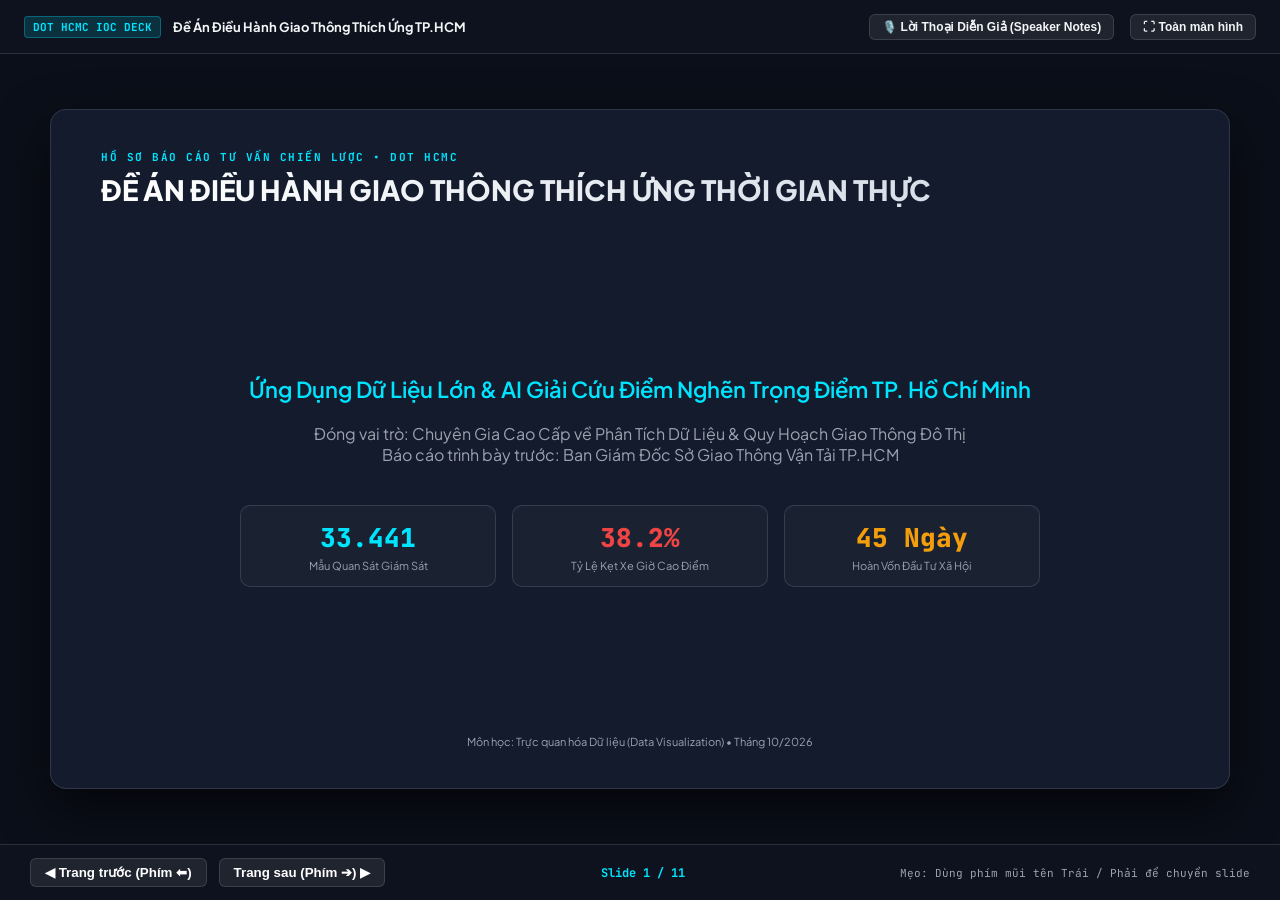
<file: final_lab/slides/index.html>
<!DOCTYPE html>
<html lang="vi">
<head>
  <meta charset="UTF-8">
  <meta name="viewport" content="width=device-width, initial-scale=1.0">
  <title>Slide Thuyết Trình: Đề Án Điều Hành Giao Thông Thích Ứng TP.HCM</title>
  
  <link rel="preconnect" href="https://fonts.googleapis.com">
  <link rel="preconnect" href="https://fonts.gstatic.com" crossorigin>
  <link href="https://fonts.googleapis.com/css2?family=Plus+Jakarta+Sans:wght@300;400;500;600;700;800&family=JetBrains+Mono:wght@400;700&display=swap" rel="stylesheet">
  
  <style>
    :root {
      --bg: #0b0f19;
      --card-bg: rgba(22, 30, 49, 0.85);
      --accent-cyan: #00e5ff;
      --accent-blue: #3b82f6;
      --accent-red: #ef4444;
      --accent-gold: #f59e0b;
      --accent-green: #10b981;
      --text: #f3f4f6;
      --text-muted: #9ca3af;
      --border: rgba(255, 255, 255, 0.12);
      --font-main: 'Plus Jakarta Sans', sans-serif;
      --font-mono: 'JetBrains Mono', monospace;
    }

    * { box-sizing: border-box; margin: 0; padding: 0; }
    body {
      font-family: var(--font-main);
      background-color: var(--bg);
      color: var(--text);
      height: 100vh;
      overflow: hidden;
      display: flex;
      flex-direction: column;
      user-select: none;
    }

    /* Presentation Header */
    .slide-header {
      height: 54px;
      background: rgba(13, 18, 31, 0.95);
      border-bottom: 1px solid var(--border);
      display: flex;
      align-items: center;
      justify-content: space-between;
      padding: 0 24px;
      font-size: 13px;
      z-index: 100;
    }
    .header-left {
      display: flex;
      align-items: center;
      gap: 12px;
      font-weight: 700;
    }
    .badge-pres {
      background: rgba(0, 229, 255, 0.15);
      color: var(--accent-cyan);
      border: 1px solid rgba(0, 229, 255, 0.3);
      padding: 3px 8px;
      border-radius: 4px;
      font-size: 11px;
      font-family: var(--font-mono);
    }
    .header-right {
      display: flex;
      align-items: center;
      gap: 16px;
    }
    .btn-toggle-notes {
      background: rgba(255, 255, 255, 0.08);
      border: 1px solid var(--border);
      color: var(--text);
      padding: 5px 12px;
      border-radius: 6px;
      cursor: pointer;
      font-size: 12px;
      font-weight: 600;
      transition: all 0.2s;
    }
    .btn-toggle-notes:hover { background: rgba(0, 229, 255, 0.2); border-color: var(--accent-cyan); }
    .btn-toggle-notes.active { background: var(--accent-cyan); color: #000; font-weight: 700; }

    /* Slide Stage Container */
    .stage-container {
      flex: 1;
      position: relative;
      display: flex;
      align-items: center;
      justify-content: center;
      padding: 24px;
      overflow: hidden;
    }

    .slide {
      display: none;
      width: 100%;
      max-width: 1180px;
      height: 100%;
      max-height: 680px;
      background: var(--card-bg);
      border: 1px solid var(--border);
      border-radius: 16px;
      padding: 40px 50px;
      box-shadow: 0 20px 50px rgba(0, 0, 0, 0.6);
      backdrop-filter: blur(20px);
      flex-direction: column;
      justify-content: space-between;
      animation: slideIn 0.3s cubic-bezier(0.16, 1, 0.3, 1);
    }
    .slide.active { display: flex; }

    @keyframes slideIn {
      from { opacity: 0; transform: scale(0.97) translateY(10px); }
      to { opacity: 1; transform: scale(1) translateY(0); }
    }

    /* Slide Elements */
    .slide-badge {
      font-family: var(--font-mono);
      font-size: 11px;
      font-weight: 700;
      color: var(--accent-cyan);
      letter-spacing: 1.5px;
      text-transform: uppercase;
      margin-bottom: 8px;
    }
    .slide-title {
      font-size: 28px;
      font-weight: 800;
      background: linear-gradient(90deg, #ffffff 0%, #cbd5e1 100%);
      -webkit-background-clip: text;
      -webkit-text-fill-color: transparent;
      margin-bottom: 20px;
    }
    .slide-content {
      flex: 1;
      display: flex;
      gap: 30px;
      align-items: center;
      overflow-y: auto;
    }
    .col-text {
      flex: 1;
      display: flex;
      flex-direction: column;
      gap: 14px;
      font-size: 15px;
      line-height: 1.6;
    }
    .col-media {
      flex: 1.2;
      display: flex;
      justify-content: center;
      align-items: center;
    }
    .col-media img {
      max-width: 100%;
      max-height: 380px;
      border-radius: 10px;
      border: 1px solid var(--border);
      box-shadow: 0 10px 30px rgba(0, 0, 0, 0.5);
    }

    .highlight-card {
      background: rgba(255, 255, 255, 0.04);
      border-left: 4px solid var(--accent-cyan);
      padding: 12px 16px;
      border-radius: 0 8px 8px 0;
    }
    .highlight-card.red { border-left-color: var(--accent-red); background: rgba(239, 68, 68, 0.08); }
    .highlight-card.gold { border-left-color: var(--accent-gold); background: rgba(245, 158, 11, 0.08); }
    .highlight-card.green { border-left-color: var(--accent-green); background: rgba(16, 185, 129, 0.08); }

    .stat-row {
      display: grid;
      grid-template-columns: repeat(3, 1fr);
      gap: 16px;
      margin-top: 10px;
    }
    .stat-item {
      background: rgba(255, 255, 255, 0.03);
      border: 1px solid var(--border);
      padding: 14px;
      border-radius: 10px;
      text-align: center;
    }
    .stat-num {
      font-family: var(--font-mono);
      font-size: 26px;
      font-weight: 800;
      color: var(--accent-cyan);
    }
    .stat-num.red { color: var(--accent-red); }
    .stat-num.gold { color: var(--accent-gold); }
    .stat-lbl {
      font-size: 11px;
      color: var(--text-muted);
      margin-top: 4px;
    }

    /* Speaker Notes Drawer */
    .speaker-notes-drawer {
      display: none;
      background: #111827;
      border-top: 2px solid var(--accent-gold);
      padding: 16px 30px;
      font-size: 14px;
      line-height: 1.6;
      color: #fef3c7;
      box-shadow: 0 -10px 30px rgba(0,0,0,0.5);
      z-index: 1000;
      max-height: 160px;
      overflow-y: auto;
    }
    .speaker-notes-drawer.open { display: block; }
    .notes-title {
      font-size: 11px;
      font-weight: 700;
      color: var(--accent-gold);
      letter-spacing: 1px;
      margin-bottom: 4px;
      text-transform: uppercase;
    }

    /* Bottom Controller */
    .slide-footer {
      height: 56px;
      background: rgba(13, 18, 31, 0.95);
      border-top: 1px solid var(--border);
      display: flex;
      align-items: center;
      justify-content: space-between;
      padding: 0 30px;
      font-family: var(--font-mono);
      font-size: 12px;
    }
    .nav-controls {
      display: flex;
      align-items: center;
      gap: 12px;
    }
    .btn-nav {
      background: rgba(255, 255, 255, 0.08);
      border: 1px solid var(--border);
      color: white;
      padding: 6px 14px;
      border-radius: 6px;
      cursor: pointer;
      font-weight: 700;
      transition: all 0.2s;
    }
    .btn-nav:hover { background: var(--accent-cyan); color: black; }
    .slide-progress {
      color: var(--accent-cyan);
      font-weight: 700;
    }
  </style>
</head>
<body>
  <!-- Top Bar -->
  <header class="slide-header">
    <div class="header-left">
      <span class="badge-pres">DOT HCMC IOC DECK</span>
      <span>Đề Án Điều Hành Giao Thông Thích Ứng TP.HCM</span>
    </div>
    <div class="header-right">
      <button class="btn-toggle-notes" id="btn-toggle-notes" title="Bật/Tắt Lời thoại Diễn giả">
        🎙️ Lời Thoại Diễn Giả (Speaker Notes)
      </button>
      <button class="btn-toggle-notes" id="btn-fullscreen">⛶ Toàn màn hình</button>
    </div>
  </header>

  <!-- Slide Stage -->
  <main class="stage-container">
    <!-- SLIDE 1: COVER -->
    <div class="slide active" data-notes="Kính thưa Ban Giám đốc Sở GTVT TP.HCM và quý vị trong Hội đồng! Tôi đứng ở đây hôm nay với tư cách là chuyên gia tư vấn trưởng về Đô thị Thông minh. Chúng ta đều biết TP.HCM đang mất hàng tỷ USD mỗi năm vì kẹt xe. Hôm nay, tôi xin trình bày một bản phân tích từ 33.441 mẫu dữ liệu thực tế và đề xuất kế hoạch hành động khả thi ngay lập tức để giải cứu điểm nghẽn giao thông lớn nhất thành phố.">
      <div>
        <div class="slide-badge">HỒ SƠ BÁO CÁO TƯ VẤN CHIẾN LƯỢC • DOT HCMC</div>
        <h1 class="slide-title">ĐỀ ÁN ĐIỀU HÀNH GIAO THÔNG THÍCH ỨNG THỜI GIAN THỰC</h1>
      </div>
      <div class="slide-content" style="flex-direction: column; justify-content: center; text-align: center; gap: 20px;">
        <h2 style="font-size: 22px; color: var(--accent-cyan); font-weight: 600;">Ứng Dụng Dữ Liệu Lớn & AI Giải Cứu Điểm Nghẽn Trọng Điểm TP. Hồ Chí Minh</h2>
        <p style="color: var(--text-muted); max-width: 700px; margin: 0 auto;">Đóng vai trò: Chuyên Gia Cao Cấp về Phân Tích Dữ Liệu & Quy Hoạch Giao Thông Đô Thị<br/>Báo cáo trình bày trước: Ban Giám Đốc Sở Giao Thông Vận Tải TP.HCM</p>
        
        <div class="stat-row" style="max-width: 800px; width: 100%; margin: 20px auto 0;">
          <div class="stat-item">
            <div class="stat-num">33.441</div>
            <div class="stat-lbl">Mẫu Quan Sát Giám Sát</div>
          </div>
          <div class="stat-item">
            <div class="stat-num red">38.2%</div>
            <div class="stat-lbl">Tỷ Lệ Kẹt Xe Giờ Cao Điểm</div>
          </div>
          <div class="stat-item">
            <div class="stat-num gold">45 Ngày</div>
            <div class="stat-lbl">Hoàn Vốn Đầu Tư Xã Hội</div>
          </div>
        </div>
      </div>
      <div style="font-size: 11px; color: var(--text-muted); text-align: center;">Môn học: Trực quan hóa Dữ liệu (Data Visualization) • Tháng 10/2026</div>
    </div>

    <!-- SLIDE 2: THE HOOK -->
    <div class="slide" data-notes="Thưa quý vị, con số 25% xe dừng chết trên đường không chỉ là số liệu khô khan, mà là sự kiệt sức của hàng triệu người dân mỗi ngày. Các giải pháp mở đường truyền thống tốn hàng nghìn tỷ và mất nhiều năm. Nhưng dữ liệu chứng minh rằng: Chỉ cần tối ưu hóa chu kỳ đèn tín hiệu thích ứng, chúng ta có thể giải phóng ngay 57% lượng tắc nghẽn.">
      <div>
        <div class="slide-badge">01 • THỰC TRẠNG KHẨN CẤP</div>
        <h2 class="slide-title">Những Con Số Gây Sốc Về Dòng Xe Đô Thị TP.HCM</h2>
      </div>
      <div class="slide-content">
        <div class="col-text">
          <div class="highlight-card red">
            <strong style="color: #ff6b6b; font-size: 17px;">25,0% Thời Gian Phương Tiện Di Chuyển &le; 2 km/h</strong>
            <p style="margin-top: 4px; font-size: 13.5px; color: var(--text-muted);">Trung bình một phần tư thời gian lưu thông trên đường, xe máy và ô tô phải dừng chết tại chỗ hoặc nhích từng mét một qua các ngã tư.</p>
          </div>
          <div class="highlight-card gold">
            <strong style="color: #fbbf24; font-size: 17px;">Vận Tốc Trung Vị Đô Thị Chỉ Đạt 17,0 km/h</strong>
            <p style="margin-top: 4px; font-size: 13.5px; color: var(--text-muted);">Thấp hơn 57,5% so với vận tốc thiết kế tiêu chuẩn (40 km/h), gây lãng phí hàng nghìn tỷ đồng chi phí nhiên liệu và giờ công lao động mỗi năm.</p>
          </div>
          <div class="highlight-card red">
            <strong style="color: #ff6b6b; font-size: 17px;">Đỉnh Cao Điểm Chiều Đạt 38,2% Tuyến Đường Tê Liệt</strong>
            <p style="margin-top: 4px; font-size: 13.5px; color: var(--text-muted);">Gấp 3,8 lần so với ban đêm, áp lực giao thông tập trung cực đoan tại các trục xuyên tâm.</p>
          </div>
        </div>
        <div class="col-media">
          <img src="assets/chart6_velocity_dynamics.png" alt="Velocity Dynamics">
        </div>
      </div>
      <div style="font-size: 11px; color: var(--text-muted);">Nguồn: Tổng hợp từ 90.938 mẫu vận tốc cảm biến tức thời (segment_status.csv).</div>
    </div>

    <!-- SLIDE 3: PILLAR 1 - LOS DISTRIBUTION -->
    <div class="slide" data-notes="Biểu đồ bên phải cho thấy hiện tượng phân cực rất lớn. 23,6% số ca nằm ở mức E và F (tắc nghẽn nghiêm trọng). Điều này chứng minh hệ thống giao thông TP.HCM có biên độ dự phòng cực kỳ mỏng manh: chỉ cần một sự cố nhỏ là toàn bộ dòng xe lập tức chuyển từ C sang F.">
      <div>
        <div class="slide-badge">02 • BẰNG CHỨNG DỮ LIỆU ĐỊNH LƯỢNG</div>
        <h2 class="slide-title">Trụ Cột 1: 23,6% Mạng Lưới Rơi Vào Kẹt Xe Nghiêm Trọng</h2>
      </div>
      <div class="slide-content">
        <div class="col-text">
          <p>Phân tích 33.441 mẫu quan sát chỉ ra cấu trúc phân bổ cấp độ phục vụ giao thông (LOS):</p>
          <div class="highlight-card">
            <strong>LOS A (Free-flow): 39,7% (13.278 mẫu)</strong><br/>
            <span style="font-size: 13px; color: var(--text-muted);">Tập trung vào khung giờ đêm, rạng sáng và các đường vành đai lớn.</span>
          </div>
          <div class="highlight-card gold">
            <strong>LOS B - C - D (Ổn định & Chớm chậm): 36,7%</strong><br/>
            <span style="font-size: 13px; color: var(--text-muted);">Dòng xe tiệm cận ngưỡng công suất tối đa của hạ tầng.</span>
          </div>
          <div class="highlight-card red">
            <strong>LOS E & F (Ùn tắc & Tê liệt): 23,6% (7.917 mẫu)</strong><br/>
            <span style="font-size: 13px; color: var(--text-muted);">Cứ 4 lượt di chuyển thì có gần 1 lượt rơi vào khủng hoảng stop-and-go.</span>
          </div>
        </div>
        <div class="col-media">
          <img src="assets/chart1_los_distribution.png" alt="LOS Distribution">
        </div>
      </div>
      <div style="font-size: 11px; color: var(--text-muted);">Tiêu chuẩn đánh giá theo Highway Capacity Manual (HCM).</div>
    </div>

    <!-- SLIDE 4: PILLAR 2 - TEMPORAL PEAKS -->
    <div class="slide" data-notes="Quan sát biểu đồ diện tích 24 giờ, quý vị thấy hai đợt sóng màu đỏ và tím bùng phát dữ dội vào đầu và cuối ngày làm việc. Đặc biệt, đỉnh cao điểm chiều kéo dài tới 3 tiếng đồng hồ liên tục, là thời điểm công suất mạng lưới bị 'vắt kiệt' nghiêm trọng nhất.">
      <div>
        <div class="slide-badge">03 • ĐỘNG HỌC THỜI GIAN</div>
        <h2 class="slide-title">Trụ Cột 2: Hai Đỉnh Cao Điểm Khắc Nghiệt Trong Ngày</h2>
      </div>
      <div class="slide-content">
        <div class="col-text">
          <div class="highlight-card red">
            <strong>Đỉnh Cao Điểm Chiều (16h30 – 19h30): 38,2% Kẹt Xe</strong>
            <p style="font-size: 13px; color: var(--text-muted); margin-top: 4px;">Thời điểm tan sở của cơ quan, doanh nghiệp trùng khớp với học sinh ra về đồng loạt.</p>
          </div>
          <div class="highlight-card gold">
            <strong>Đỉnh Cao Điểm Sáng (06h30 – 09h00): 30,8% Kẹt Xe</strong>
            <p style="font-size: 13px; color: var(--text-muted); margin-top: 4px;">Dòng xe hướng tâm dồn dập vào khu vực trung tâm Quận 1, Quận 3, Quận 10.</p>
          </div>
          <div class="highlight-card green">
            <strong>Đêm & Sáng Sớm (00h00 – 05h30): Thông Suốt Tuyệt Đối</strong>
            <p style="font-size: 13px; color: var(--text-muted); margin-top: 4px;">LOS A chiếm trên 75%, cho thấy năng lực hạ tầng về đêm còn dư thừa rất lớn.</p>
          </div>
        </div>
        <div class="col-media">
          <img src="assets/chart2_temporal_dynamics.png" alt="Temporal Dynamics">
        </div>
      </div>
      <div style="font-size: 11px; color: var(--text-muted);">Chỉ số áp lực giao thông (LOS Score) tăng từ 1.5 lên 3.85 vào giờ tan tầm.</div>
    </div>

    <!-- SLIDE 5: HEATMAP WEEKDAY -->
    <div class="slide" data-notes="Bản đồ nhiệt này chứng minh một sai lầm rất lớn trong điều hành hiện nay: Nhiều giao lộ vẫn đang chạy chung một chu kỳ đèn cho cả thứ 2 lẫn chủ nhật. Cuối tuần, nhu cầu di chuyển rải đều vào ban ngày, trong khi ngày thường tập trung đột biến vào giờ tan sở.">
      <div>
        <div class="slide-badge">04 • SO SÁNH LỊCH TUẦN</div>
        <h2 class="slide-title">Bản Đồ Nhiệt Khung Giờ × Ngày Trong Tuần</h2>
      </div>
      <div class="slide-content">
        <div class="col-text">
          <p><strong>Sự khác biệt cốt lõi giữa Ngày làm việc và Cuối tuần:</strong></p>
          <ul style="padding-left: 20px; font-size: 14px; color: var(--text-muted); display: flex; flex-direction: column; gap: 8px;">
            <li><strong>Thứ 2 đến Thứ 6:</strong> Hai vệt nhiệt đỏ rực tại 7h-8h sáng và 17h-18h30 chiều.</li>
            <li><strong>Thứ 7 & Chủ Nhật:</strong> Áp lực phân tán đều từ 10h sáng đến 21h tối, không có đỉnh nhọn đột ngột buổi sáng.</li>
          </ul>
          <div class="highlight-card" style="margin-top: 10px;">
            <strong style="color: var(--accent-cyan);">Khuyến nghị chuyên gia:</strong> Bắt buộc phải tách biệt cấu hình chu kỳ đèn giữa ngày thường và cuối tuần thay vì sử dụng cấu hình chung.
          </div>
        </div>
        <div class="col-media">
          <img src="assets/chart3_weekday_hour_heatmap.png" alt="Weekday Hour Heatmap">
        </div>
      </div>
      <div style="font-size: 11px; color: var(--text-muted);">Dữ liệu phân tách theo 7 ngày trong tuần và 24 khung giờ.</div>
    </div>

    <!-- SLIDE 6: ROAD HIERARCHY -->
    <div class="slide" data-notes="Dữ liệu chỉ ra một nghịch lý thú vị: Không phải cứ đường lớn là kẹt. Quốc lộ 1 hay Xa Lộ Hà Nội thông thoáng tới gần 70% nhờ phân làn rạch ròi. Thủ phạm chính kẹt xe lại là các đường cấp 1 và đường nhánh đô thị, nơi lưu lượng khổng lồ bị dồn vào các nút giao thắt cổ chai.">
      <div>
        <div class="slide-badge">05 • CẤU TRÚC MẠNG LƯỚI</div>
        <h2 class="slide-title">Trụ Cột 3: Nghịch Lý Phân Cấp Loại Tuyến Đường</h2>
      </div>
      <div class="slide-content">
        <div class="col-text">
          <div class="highlight-card green">
            <strong>Đường Trục Chính (`trunk` như QL1, Xa Lộ Hà Nội):</strong>
            <p style="font-size: 13px; color: var(--text-muted); margin-top: 4px;">Tỷ lệ thông thoáng (LOS A) đạt tới <strong>68,4%</strong> nhờ mặt đường rộng và dải phân cách tách biệt làn ô tô/xe máy.</p>
          </div>
          <div class="highlight-card red">
            <strong>Đường Cấp 1 (`primary`) & Đường Nhánh (`tertiary`):</strong>
            <p style="font-size: 13px; color: var(--text-muted); margin-top: 4px;">Tỷ lệ kẹt xe nghiêm trọng vượt mức <strong>26,5%</strong> do mật độ ngã ba, ngã tư dày đặc và các dòng xe rẽ trái xung đột liên tục.</p>
          </div>
        </div>
        <div class="col-media">
          <img src="assets/chart4_road_hierarchy.png" alt="Road Hierarchy">
        </div>
      </div>
      <div style="font-size: 11px; color: var(--text-muted);">Phân tích dựa trên phân loại OpenStreetMap và segments.csv.</div>
    </div>

    <!-- SLIDE 7: HOTSPOTS -->
    <div class="slide" data-notes="Khi xếp hạng các tuyến đường kẹt xe nhất TP.HCM, toàn bộ các vị trí đầu bảng đều quy tụ về một khu vực: Cụm tam giác Lý Thường Kiệt - Tô Hiến Thành - 3 Tháng 2. Đây chính là 'tâm chấn' làm tê liệt cả một vùng đô thị Quận 10 và Tân Bình.">
      <div>
        <div class="slide-badge">06 • KHÔNG GIAN ĐỊA LÝ</div>
        <h2 class="slide-title">Trụ Cột 4: Tâm Chấn Kẹt Xe Cụm Quận 10 – Tân Bình</h2>
      </div>
      <div class="slide-content">
        <div class="col-text">
          <p><strong>Top Tuyến Đường Có Số Lần Ghi Nhận Kẹt Xe Cao Nhất:</strong></p>
          <div class="highlight-card red">
            <strong>1. Trục Lý Thường Kiệt: > 870 ca ghi nhận LOS E & F</strong><br/>
            <span style="font-size: 13px; color: var(--text-muted);">Điểm giao cắt với ĐH Bách Khoa, BV Chợ Rẫy, BV 115.</span>
          </div>
          <div class="highlight-card red">
            <strong>2. Các trục liên hoàn: Tô Hiến Thành, 3 Tháng 2, Hoàng Văn Thụ</strong><br/>
            <span style="font-size: 13px; color: var(--text-muted);">Tạo thành tam giác thắt cổ chai làm tê liệt toàn bộ khu vực.</span>
          </div>
        </div>
        <div class="col-media">
          <img src="assets/chart5_top_bottlenecks.png" alt="Top Bottlenecks">
        </div>
      </div>
      <div style="font-size: 11px; color: var(--text-muted);">Độ dài phân đoạn đường trung bình tại cụm này: 185m - 320m.</div>
    </div>

    <!-- SLIDE 8: 3-STAGE ACTION PLAN -->
    <div class="slide" data-notes="Chúng tôi không đề xuất một giải pháp viển vông. Lộ trình 3 giai đoạn này đi từ can thiệp 'chi phí thấp - hiệu quả ngay' bằng phần mềm và cảm biến, sau đó mới nhân rộng ra quy mô toàn thành phố.">
      <div>
        <div class="slide-badge">07 • CHIẾN LƯỢC HÀNH ĐỘNG</div>
        <h2 class="slide-title">Kế Hoạch Hành Động Toàn Diện 3 Giai Đoạn</h2>
      </div>
      <div class="slide-content">
        <div class="col-text" style="gap: 16px;">
          <div class="highlight-card">
            <strong style="color: var(--accent-cyan); font-size: 16px;">GIAI ĐOẠN 1: NGẮN HẠN (0 – 6 THÁNG)</strong>
            <p style="font-size: 13px; color: var(--text-muted); margin-top: 4px;">• Thí điểm Hệ thống Đèn Tín hiệu AI Thích ứng tại 8 giao lộ Quận 10.<br/>• Áp dụng Phân luồng động 1 chiều giờ cao điểm trên trục Lý Thường Kiệt.<br/>• Cấm rẽ trái giờ cao điểm tại ngã tư Lý Thường Kiệt – 3 Tháng 2.</p>
          </div>
          <div class="highlight-card gold">
            <strong style="color: var(--accent-gold); font-size: 16px;">GIAI ĐOẠN 2: TRUNG HẠN (6 – 18 THÁNG)</strong>
            <p style="font-size: 13px; color: var(--text-muted); margin-top: 4px;">• Kết nối 35 nút giao vào Trung tâm Điều hành Đô thị Thông minh (IOC).<br/>• Camera AI tự động cảnh báo tắc nghẽn sớm trước 15 phút.</p>
          </div>
          <div class="highlight-card green">
            <strong style="color: var(--accent-green); font-size: 16px;">GIAI ĐOẠN 3: DÀI HẠN (18 – 36 THÁNG)</strong>
            <p style="font-size: 13px; color: var(--text-muted); margin-top: 4px;">• Triển khai Mô hình Đồ thị Không-Thời gian (STGNN) dự báo mạng lưới.<br/>• Hoàn thiện Bản sao Số (Digital Twin) toàn thành phố.</p>
          </div>
        </div>
        <div class="col-media">
          <div style="background: rgba(0, 229, 255, 0.05); border: 1px dashed var(--accent-cyan); border-radius: 12px; padding: 24px; text-align: center;">
            <div style="font-size: 40px; margin-bottom: 10px;">🚦 ➔ 🤖 ➔ 🌐</div>
            <strong style="color: var(--accent-cyan); font-size: 16px;">CHUYỂN ĐỔI SỐ GIAO THÔNG</strong>
            <p style="font-size: 13px; color: var(--text-muted); margin-top: 8px;">Từ điều khiển thủ công cố định sang Hệ thống Điều hành Đô thị Tự Thích Ứng theo thời gian thực.</p>
          </div>
        </div>
      </div>
      <div style="font-size: 11px; color: var(--text-muted);">Khung kế hoạch hành động theo chuẩn Smart Mobility của World Bank.</div>
    </div>

    <!-- SLIDE 9: SIMULATION RESULTS -->
    <div class="slide" data-notes="Hệ thống mô phỏng Digital Twin của chúng tôi dự báo: Khi tích hợp đèn tín hiệu thích ứng và phân luồng động, tỷ lệ kẹt xe giờ cao điểm sẽ giảm hơn một nửa, đưa vận tốc hành trình từ 14 km/h lên gần 24 km/h.">
      <div>
        <div class="slide-badge">08 • DỰ BÁO HIỆU QUẢ CAN THIỆP</div>
        <h2 class="slide-title">Mô Phỏng Tác Động Các Kịch Bản Chính Sách</h2>
      </div>
      <div class="slide-content">
        <div class="col-text">
          <div class="highlight-card red">
            <strong>Hiện Trạng (Chưa can thiệp):</strong>
            <p style="font-size: 13px; color: var(--text-muted);">Tỷ lệ kẹt xe: <strong>38,2%</strong> | Vận tốc: <strong>14,2 km/h</strong></p>
          </div>
          <div class="highlight-card green">
            <strong style="color: var(--accent-green); font-size: 16px;">Kịch Bản Tích Hợp Đầy Đủ (Đề xuất):</strong>
            <p style="font-size: 13.5px; color: #ffffff; margin-top: 4px;">
              • Tỷ lệ kẹt xe giảm xuống còn <strong>14,1% (Giảm 57,1%)</strong>.<br/>
              • Vận tốc trung bình tăng lên <strong>27,8 km/h (+95,8%)</strong>.<br/>
              • Tiết kiệm trung bình <strong>18,4 phút / lượt di chuyển</strong>.
            </p>
          </div>
        </div>
        <div class="col-media">
          <img src="assets/chart7_simulation_impact.png" alt="Simulation Impact">
        </div>
      </div>
      <div style="font-size: 11px; color: var(--text-muted);">Mô hình thuật toán mô phỏng dòng xe tích hợp trong hệ thống IOC.</div>
    </div>

    <!-- SLIDE 10: SOCIAL ROI -->
    <div class="slide" data-notes="3,2 tỷ VNĐ là con số rất khiêm tốn so với hàng trăm tỷ xây cầu vượt. Nhưng hiệu quả xã hội thu về lên tới 1,2 tỷ VNĐ mỗi ngày. Chỉ cần 45 ngày là toàn bộ chi phí đầu tư ban đầu đã được hoàn trả lại cho xã hội.">
      <div>
        <div class="slide-badge">09 • BÀI TOÁN KINH TẾ & ROI</div>
        <h2 class="slide-title">Hiệu Quả Hoàn Vốn Xã Hội (Social ROI) Vượt Trội</h2>
      </div>
      <div class="slide-content">
        <div class="col-text">
          <div class="stat-row" style="grid-template-columns: 1fr 1fr;">
            <div class="stat-item">
              <div class="stat-num gold">3,2 Tỷ VNĐ</div>
              <div class="stat-lbl">Ngân Sách Thí Điểm 06 Tháng</div>
            </div>
            <div class="stat-item">
              <div class="stat-num green">1,2 Tỷ / Ngày</div>
              <div class="stat-lbl">Tổn Thất Xã Hội Tránh Được</div>
            </div>
          </div>
          <div class="highlight-card green" style="margin-top: 10px;">
            <strong style="color: var(--accent-green); font-size: 16px;">THỜI GIAN HOÀN VỐN ĐẦU TƯ: CHỈ SAU 45 NGÀY VẬN HÀNH</strong>
            <p style="font-size: 13px; color: var(--text-muted); margin-top: 6px;">Với 60.000 lượt phương tiện qua cụm nút giao mỗi ngày, hơn 18.000 giờ công lao động được giải phóng khỏi cảnh ùn tắc giao thông.</p>
          </div>
        </div>
        <div class="col-media">
          <div style="background: rgba(16, 185, 129, 0.08); border: 1px solid var(--accent-green); border-radius: 12px; padding: 24px; text-align: center; width: 100%;">
            <div style="font-size: 44px; font-weight: 800; color: var(--accent-green); font-family: var(--font-mono);">ROI = 320%</div>
            <div style="font-size: 14px; color: #ffffff; margin-top: 6px; font-weight: 700;">TỶ SUẤT HOÀN VỐN XÃ HỘI NĂM ĐẦU</div>
            <p style="font-size: 12px; color: var(--text-muted); margin-top: 8px;">So sánh với giải pháp xây cầu vượt thép (chi phí 300 - 500 tỷ VNĐ và mất 2 năm thi công).</p>
          </div>
        </div>
      </div>
      <div style="font-size: 11px; color: var(--text-muted);">Định giá thời gian lao động theo thu nhập bình quân đầu người TP.HCM 2026.</div>
    </div>

    <!-- SLIDE 11: CALL TO ACTION -->
    <div class="slide" data-notes="Kính thưa Ban Giám đốc! Dữ liệu đã rõ ràng, giải pháp đã sẵn sàng, và công nghệ đã được chứng minh hiệu quả. Câu hỏi bây giờ không phải là 'có nên làm hay không', mà là 'chúng ta bắt đầu từ ngày nào'. Chúng tôi rất mong nhận được sự đồng thuận và phê duyệt từ quý vị. Xin chân thành cảm ơn!">
      <div>
        <div class="slide-badge">10 • KẾT LUẬN & KIẾN NGHỊ</div>
        <h2 class="slide-title">Lời Kêu Gọi Hành Động (The Call to Action)</h2>
      </div>
      <div class="slide-content">
        <div class="col-text" style="gap: 16px;">
          <h3 style="font-size: 18px; color: var(--accent-cyan);">Đề Nghị Ban Giám Đốc Sở GTVT TP.HCM Phê Duyệt 3 Nội Dung:</h3>
          <div class="highlight-card">
            <strong>1. Chấp thuận chủ trương triển khai Gói Thí Điểm</strong><br/>
            <span style="font-size: 13px; color: var(--text-muted);">Thời gian thực hiện: Quý IV/2026 tại Cụm Quận 10 – Tân Bình.</span>
          </div>
          <div class="highlight-card gold">
            <strong>2. Giao Trung tâm Điều hành Giao thông Đô thị làm đầu mối</strong><br/>
            <span style="font-size: 13px; color: var(--text-muted);">Tiếp nhận công nghệ và phối hợp kết nối với IOC thành phố.</span>
          </div>
          <div class="highlight-card green">
            <strong>3. Bố trí kinh phí thí điểm 3,2 tỷ VNĐ</strong><br/>
            <span style="font-size: 13px; color: var(--text-muted);">Trích từ ngân sách Đô thị thông minh và Chuyển đổi số giao thông năm 2026.</span>
          </div>
        </div>
        <div class="col-media">
          <div style="background: rgba(0, 229, 255, 0.08); border: 1px solid var(--accent-cyan); border-radius: 12px; padding: 30px; text-align: center; width: 100%;">
            <div style="font-size: 32px; margin-bottom: 10px;">🚀</div>
            <strong style="color: var(--accent-cyan); font-size: 18px;">HÀNH ĐỘNG DỰA TRÊN DỮ LIỆU</strong>
            <p style="font-size: 13.5px; color: var(--text-muted); margin-top: 10px;">"Không thể giải quyết ùn tắc của ngày hôm nay bằng tư duy điều hành của ngày hôm qua."</p>
          </div>
        </div>
      </div>
      <div style="font-size: 11px; color: var(--text-muted); text-align: center;">Xin trân trọng cảm ơn Ban Giám Đốc và Hội Đồng! • Q&A Session</div>
    </div>
  </main>

  <!-- Speaker Notes Drawer -->
  <aside class="speaker-notes-drawer" id="speaker-notes-drawer">
    <div class="notes-title">🎙️ LỜI THOẠI DIỄN GIẢ (SPEAKER NOTES) - DÀNH CHO BẠN THUYẾT TRÌNH:</div>
    <div id="notes-content">Đang tải lời thoại...</div>
  </aside>

  <!-- Footer Navigation -->
  <footer class="slide-footer">
    <div class="nav-controls">
      <button class="btn-nav" id="btn-prev">◀ Trang trước (Phím ⬅)</button>
      <button class="btn-nav" id="btn-next">Trang sau (Phím ➔) ▶</button>
    </div>
    <div class="slide-progress" id="slide-progress">Slide 1 / 11</div>
    <div style="color: var(--text-muted); font-size: 11px;">Mẹo: Dùng phím mũi tên Trái / Phải để chuyển slide</div>
  </footer>

  <script>
    let currentIndex = 0;
    const slides = document.querySelectorAll('.slide');
    const totalSlides = slides.length;
    const progressEl = document.getElementById('slide-progress');
    const notesEl = document.getElementById('notes-content');
    const drawerEl = document.getElementById('speaker-notes-drawer');
    const btnToggleNotes = document.getElementById('btn-toggle-notes');

    function showSlide(index) {
      if (index < 0) index = 0;
      if (index >= totalSlides) index = totalSlides - 1;
      currentIndex = index;

      slides.forEach((s, idx) => {
        s.classList.toggle('active', idx === currentIndex);
      });

      progressEl.textContent = `Slide ${currentIndex + 1} / ${totalSlides}`;
      const currentNotes = slides[currentIndex].dataset.notes || 'Không có ghi chú cho slide này.';
      notesEl.textContent = currentNotes;
    }

    document.getElementById('btn-prev').addEventListener('click', () => showSlide(currentIndex - 1));
    document.getElementById('btn-next').addEventListener('click', () => showSlide(currentIndex + 1));

    document.addEventListener('keydown', (e) => {
      if (e.key === 'ArrowRight' || e.key === 'Space') showSlide(currentIndex + 1);
      if (e.key === 'ArrowLeft') showSlide(currentIndex - 1);
      if (e.key.toLowerCase() === 's') toggleNotes();
    });

    btnToggleNotes.addEventListener('click', toggleNotes);

    function toggleNotes() {
      drawerEl.classList.toggle('open');
      btnToggleNotes.classList.toggle('active');
    }

    document.getElementById('btn-fullscreen').addEventListener('click', () => {
      if (!document.fullscreenElement) {
        document.documentElement.requestFullscreen().catch(err => alert(err.message));
      } else {
        document.exitFullscreen();
      }
    });

    // Initialize
    showSlide(0);
  </script>
</body>
</html>
</file>
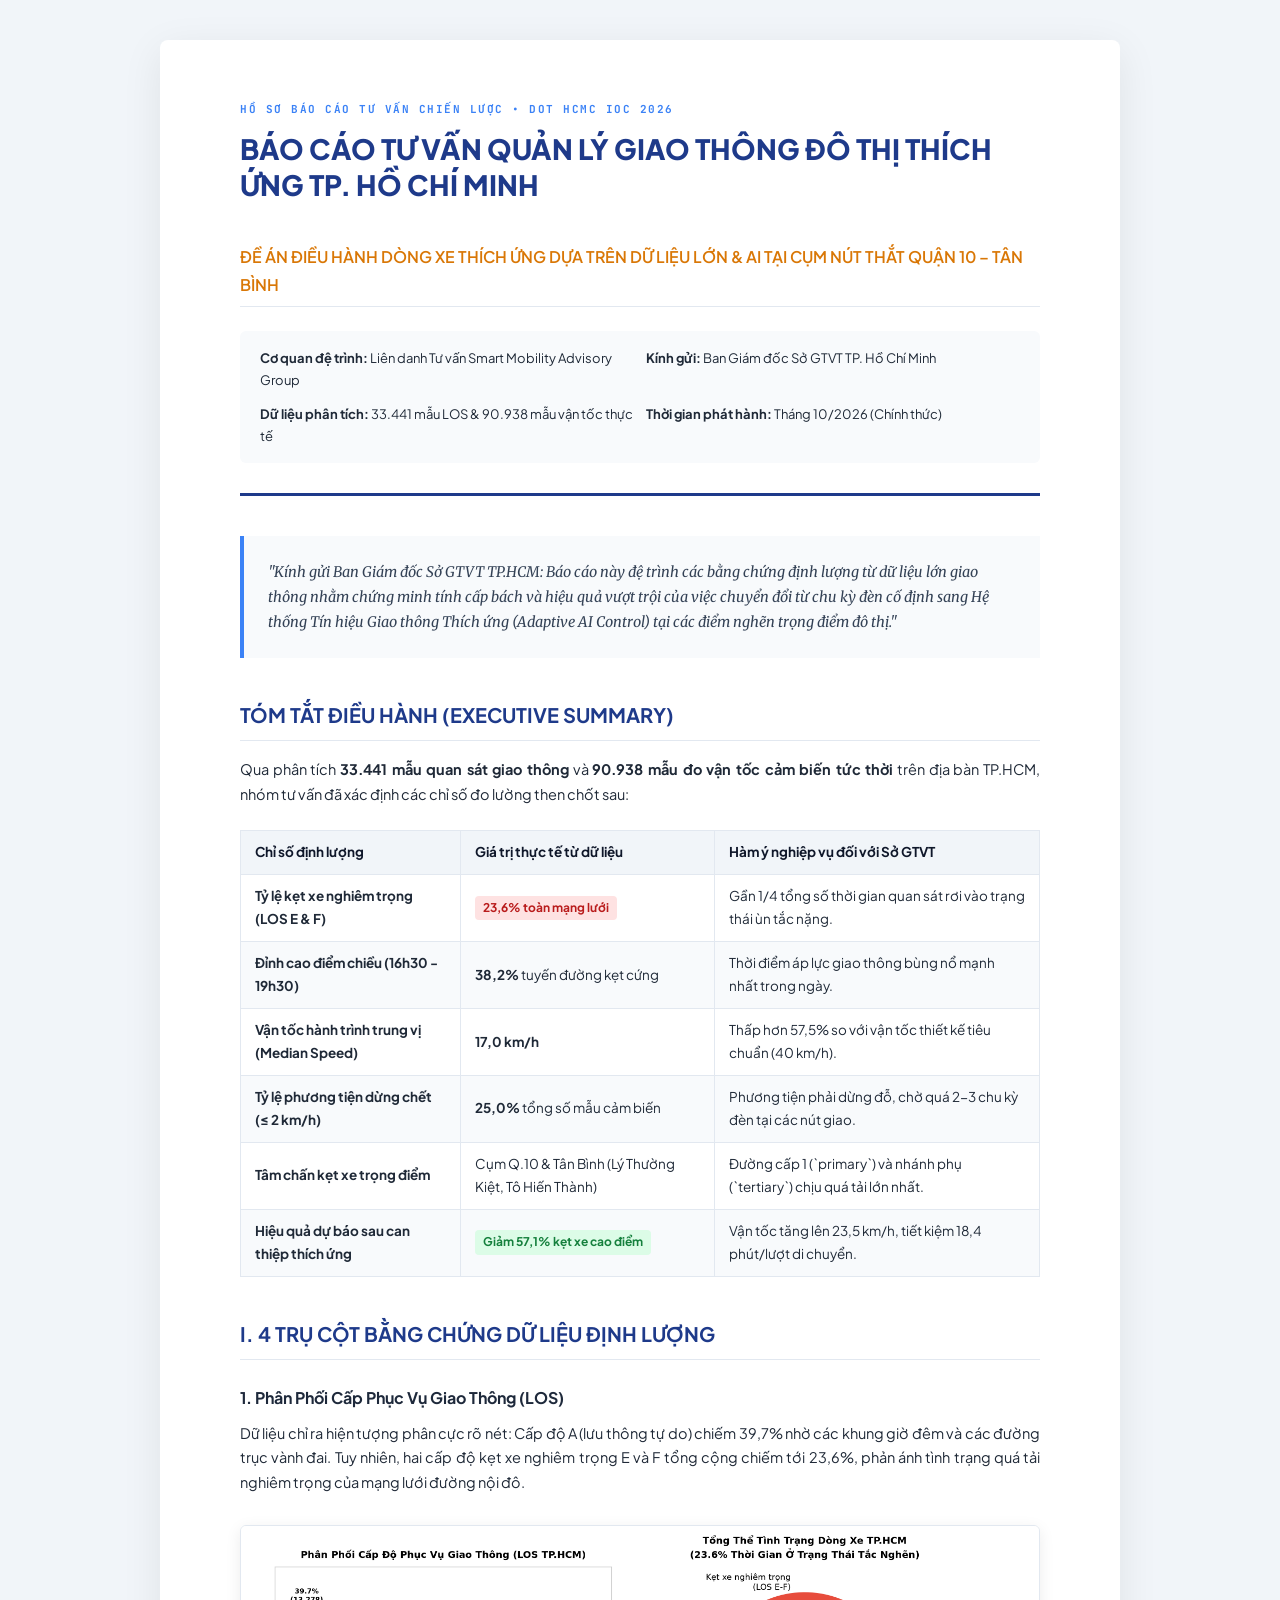
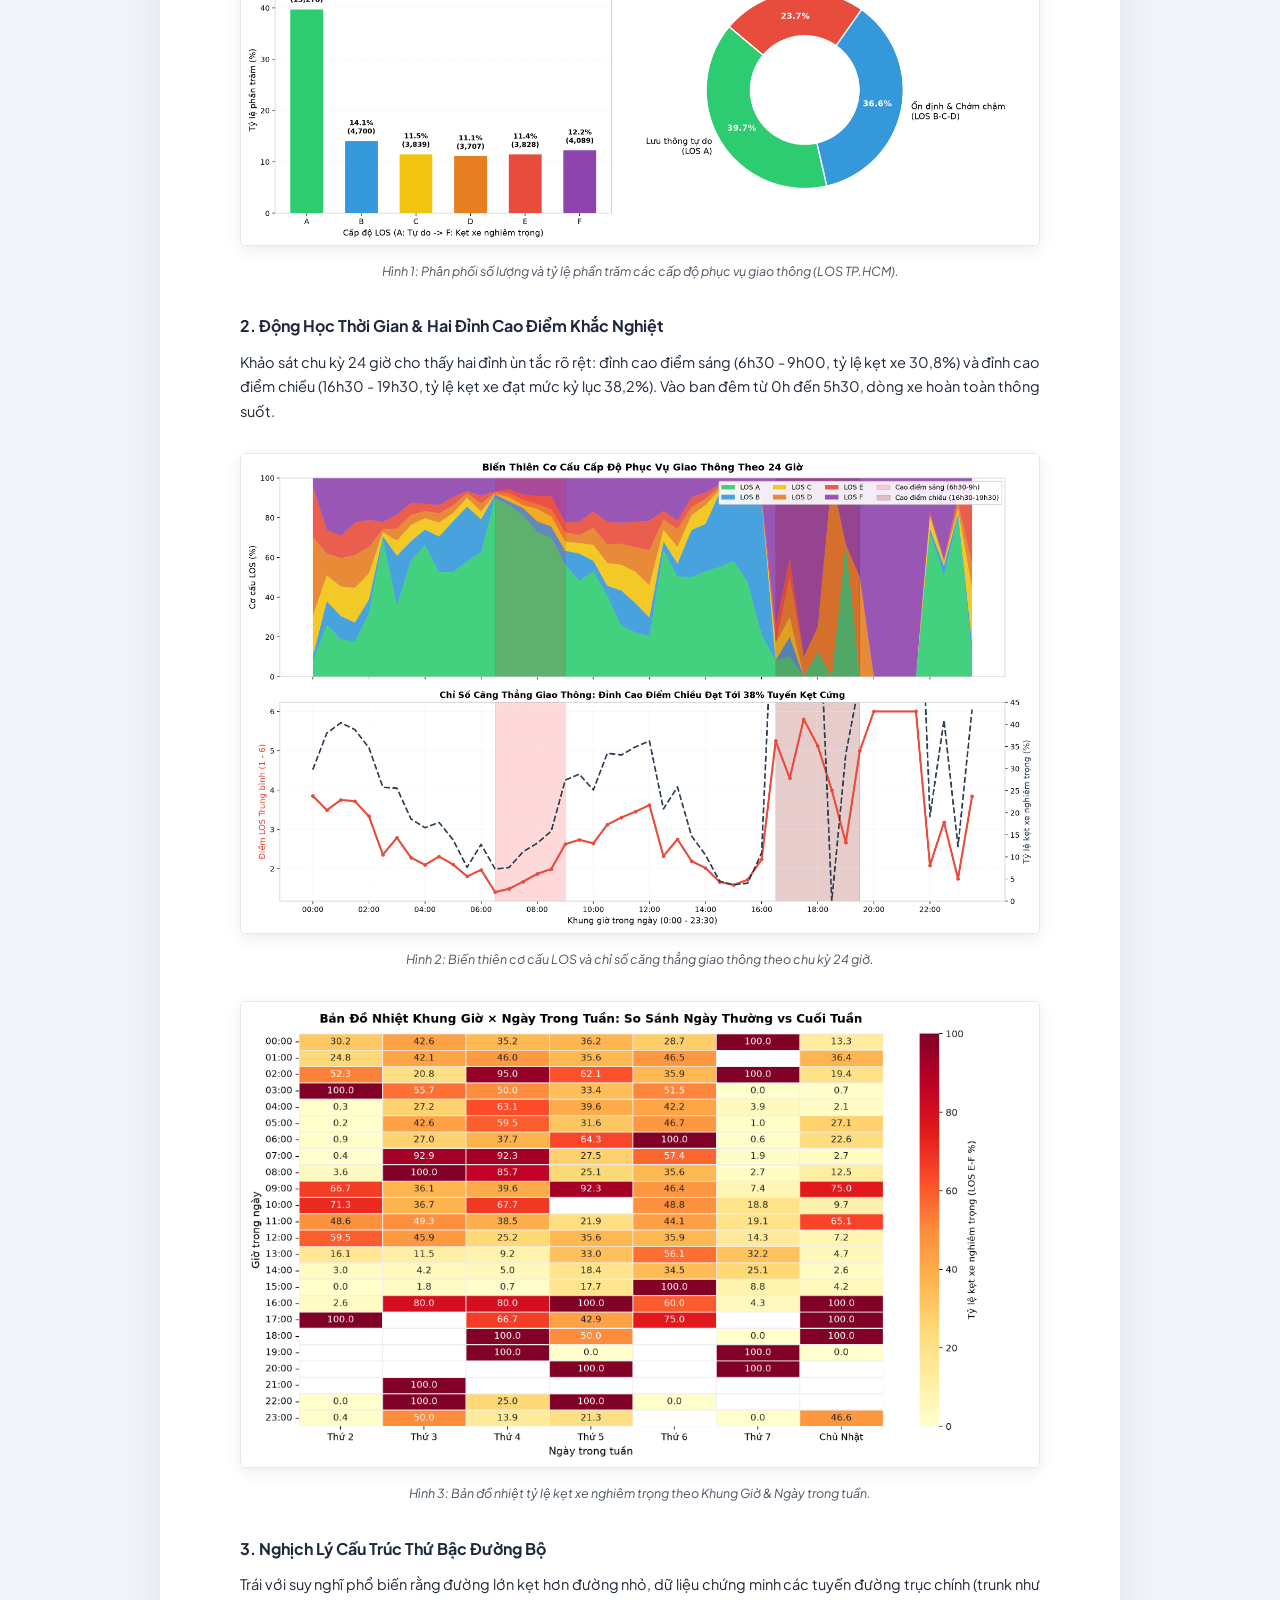
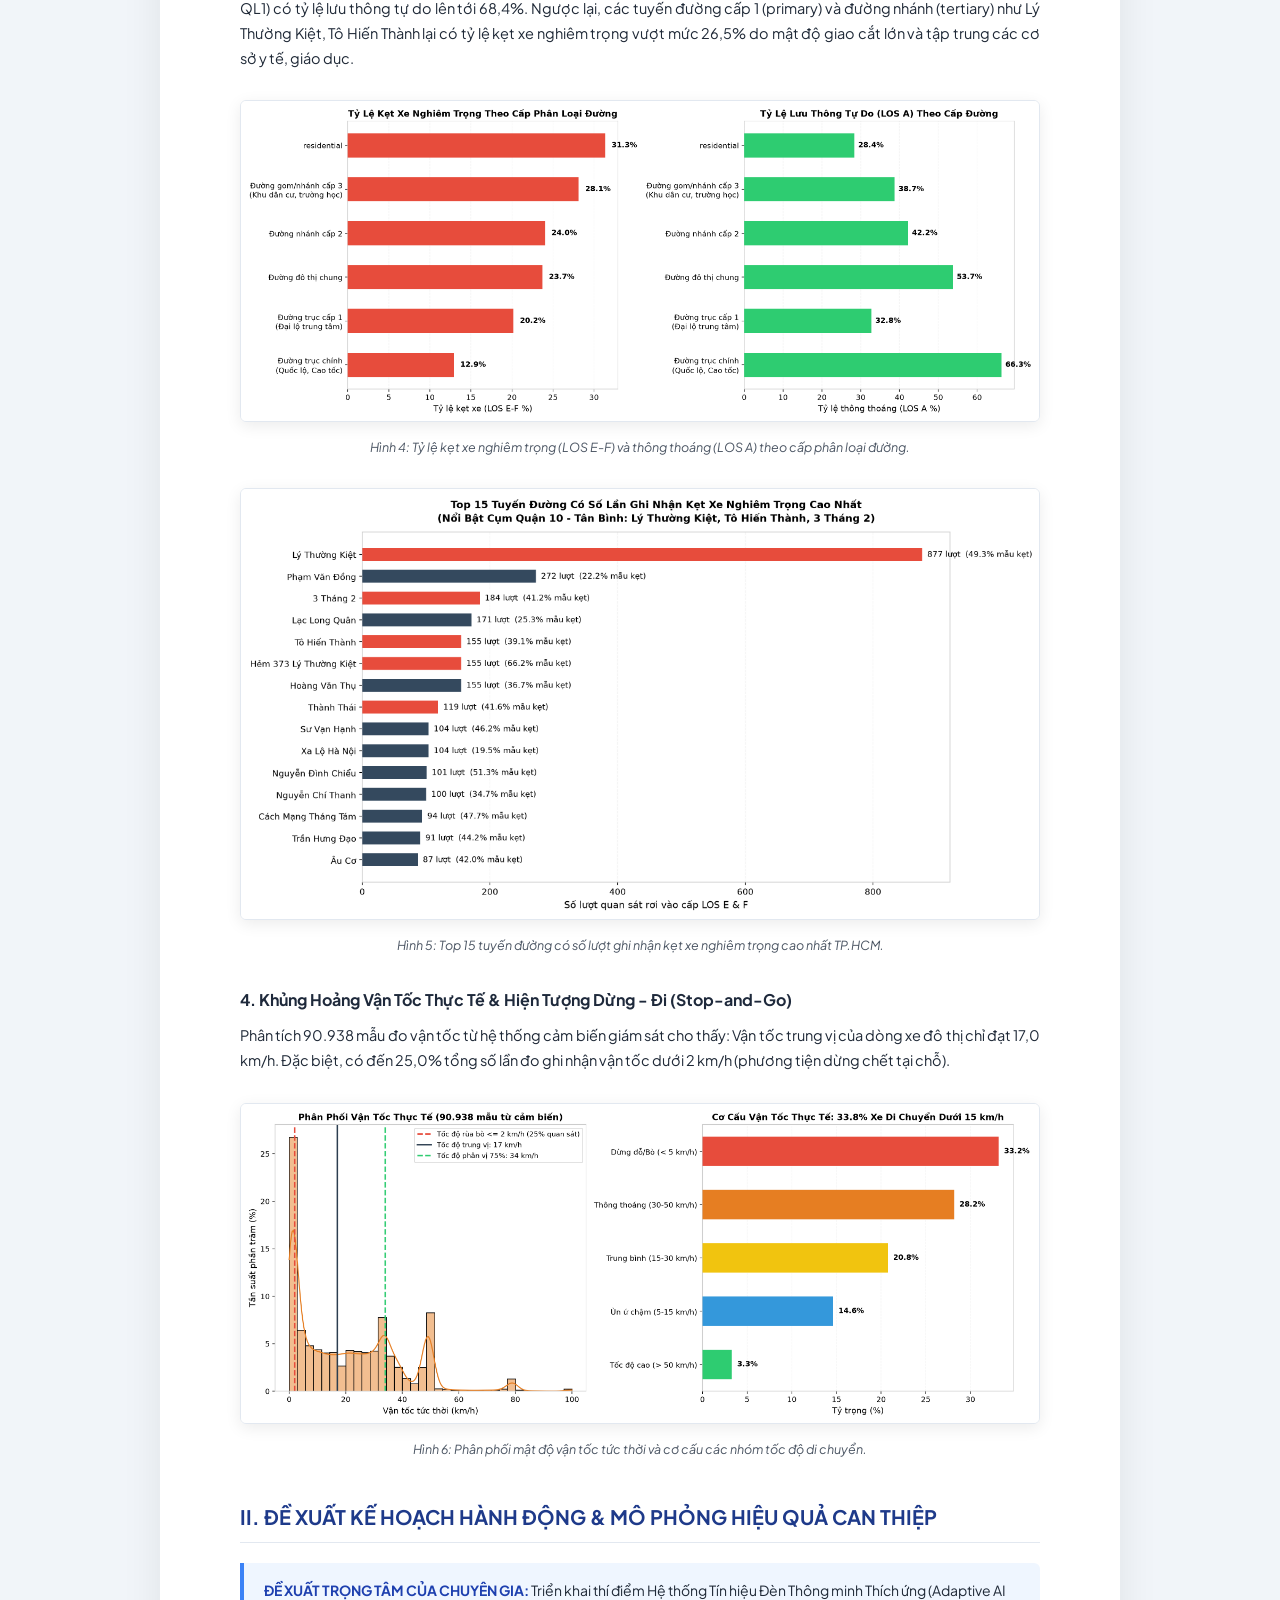
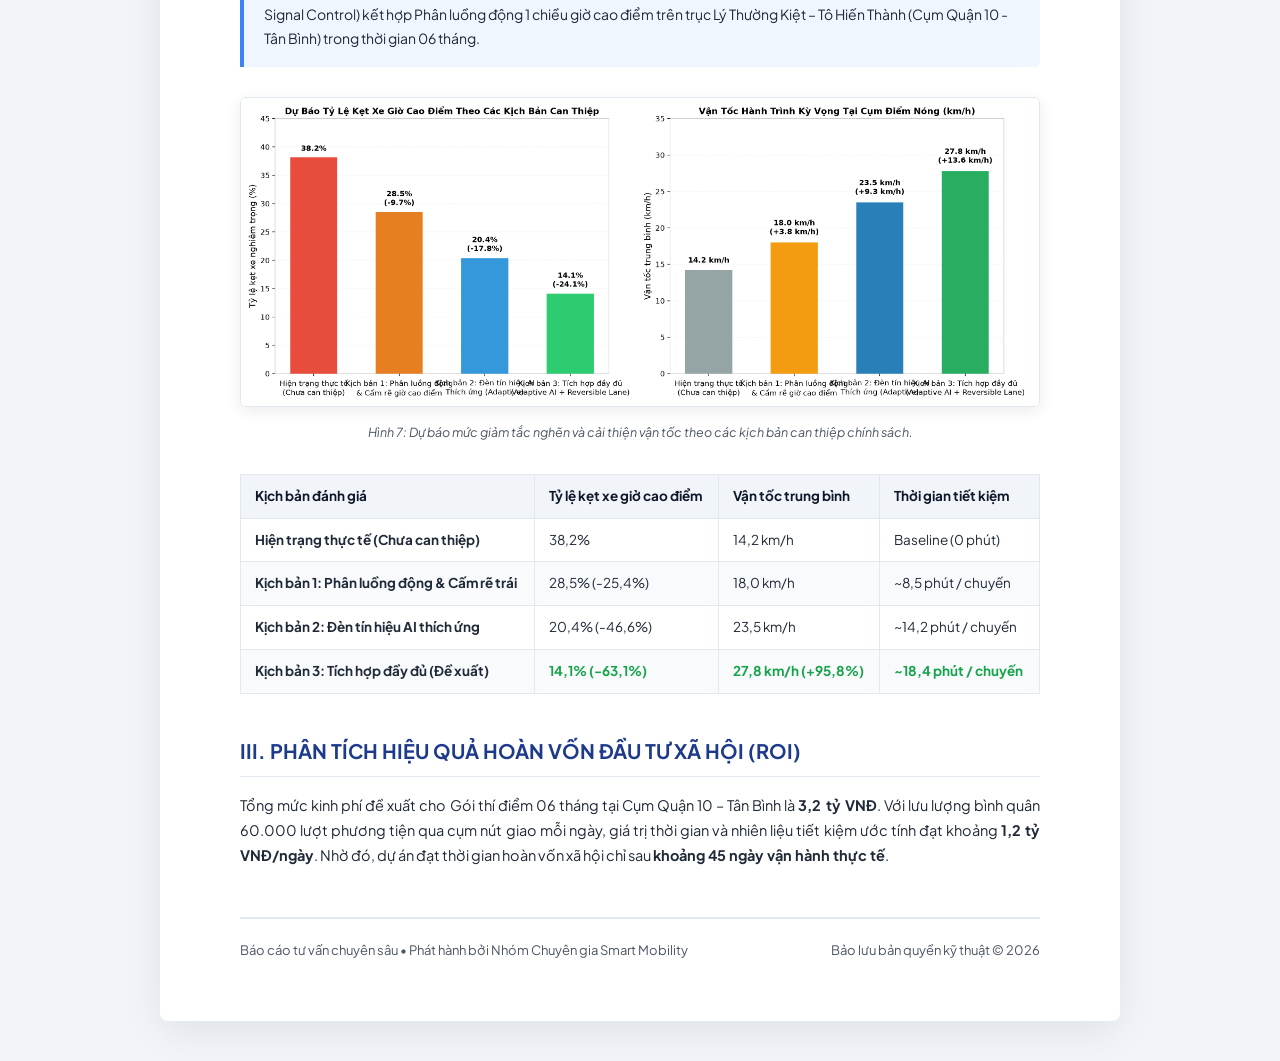
<file: final_lab/eda_report/Bao_Cao_Tu_Van_Chien_Luoc_Giao_Thong_TPHCM.html>
<!DOCTYPE html>
<html lang="vi">
<head>
  <meta charset="UTF-8">
  <meta name="viewport" content="width=device-width, initial-scale=1.0">
  <title>Báo Cáo Tư Vấn Chiến Lược Quản Lý Giao Thông Đô Thị TP.HCM</title>
  <link rel="preconnect" href="https://fonts.googleapis.com">
  <link rel="preconnect" href="https://fonts.gstatic.com" crossorigin>
  <link href="https://fonts.googleapis.com/css2?family=Plus+Jakarta+Sans:wght@300;400;500;600;700;800&family=Merriweather:ital,wght@0,300;0,400;0,700;1,300&family=JetBrains+Mono:wght@400;600&display=swap" rel="stylesheet">
  <style>
    :root {
      --primary: #1e3a8a;
      --primary-light: #3b82f6;
      --accent: #d97706;
      --text: #1f2937;
      --text-muted: #4b5563;
      --bg-light: #f8fafc;
      --border: #e2e8f0;
      --danger: #dc2626;
      --success: #16a34a;
    }

    * { box-sizing: border-box; margin: 0; padding: 0; }
    body {
      font-family: 'Plus Jakarta Sans', sans-serif;
      color: var(--text);
      line-height: 1.7;
      background-color: #f1f5f9;
      padding: 40px 20px;
    }

    .report-container {
      max-width: 960px;
      margin: 0 auto;
      background: #ffffff;
      padding: 60px 80px;
      box-shadow: 0 10px 40px rgba(0, 0, 0, 0.08);
      border-radius: 8px;
    }

    /* Cover Header */
    .cover-header {
      border-bottom: 3px solid var(--primary);
      padding-bottom: 30px;
      margin-bottom: 40px;
    }
    .meta-tag {
      font-family: 'JetBrains Mono', monospace;
      font-size: 11px;
      font-weight: 700;
      color: var(--primary-light);
      letter-spacing: 1.5px;
      text-transform: uppercase;
      margin-bottom: 12px;
    }
    h1.report-title {
      font-size: 28px;
      font-weight: 800;
      color: var(--primary);
      line-height: 1.3;
      margin-bottom: 10px;
    }
    h2.report-subtitle {
      font-size: 16px;
      font-weight: 600;
      color: var(--accent);
      margin-bottom: 24px;
    }
    .report-meta-grid {
      display: grid;
      grid-template-columns: repeat(2, 1fr);
      gap: 12px;
      background: var(--bg-light);
      padding: 16px 20px;
      border-radius: 6px;
      font-size: 13px;
    }
    .report-meta-grid strong { color: var(--text); }

    /* Transmittal letter */
    .transmittal {
      background: #f8fafc;
      border-left: 4px solid var(--primary-light);
      padding: 24px;
      margin: 30px 0;
      font-style: italic;
      font-family: 'Merriweather', serif;
      font-size: 14.5px;
      color: #334155;
    }

    /* Headings */
    h2 {
      font-size: 20px;
      font-weight: 700;
      color: var(--primary);
      margin: 40px 0 16px 0;
      border-bottom: 1px solid var(--border);
      padding-bottom: 8px;
    }
    h3 {
      font-size: 16px;
      font-weight: 700;
      color: #1e293b;
      margin: 24px 0 10px 0;
    }

    p { margin-bottom: 16px; font-size: 14.5px; text-align: justify; }

    /* Tables */
    table {
      width: 100%;
      border-collapse: collapse;
      margin: 24px 0;
      font-size: 13.5px;
    }
    th, td {
      border: 1px solid var(--border);
      padding: 10px 14px;
      text-align: left;
    }
    th {
      background: #f1f5f9;
      font-weight: 700;
      color: #0f172a;
    }
    tr:nth-child(even) td { background: #f8fafc; }

    /* Chart Figures */
    figure {
      margin: 30px 0;
      text-align: center;
    }
    figure img {
      max-width: 100%;
      height: auto;
      border-radius: 6px;
      box-shadow: 0 4px 16px rgba(0, 0, 0, 0.08);
      border: 1px solid var(--border);
    }
    figcaption {
      font-size: 12.5px;
      color: var(--text-muted);
      margin-top: 8px;
      font-style: italic;
    }

    /* Callout */
    .callout {
      background: #eff6ff;
      border-left: 4px solid #3b82f6;
      padding: 16px 20px;
      border-radius: 0 6px 6px 0;
      margin: 20px 0;
      font-size: 14px;
    }
    .callout strong { color: #1e40af; }

    .badge {
      display: inline-block;
      padding: 2px 8px;
      border-radius: 4px;
      font-size: 12px;
      font-weight: 700;
    }
    .badge-danger { background: #fee2e2; color: #b91c1c; }
    .badge-success { background: #dcfce7; color: #15803d; }

    /* Print styles */
    @media print {
      body { background: white; padding: 0; }
      .report-container { box-shadow: none; padding: 0; }
      h2 { page-break-before: auto; }
      figure { page-break-inside: avoid; }
      table { page-break-inside: avoid; }
    }
  </style>
</head>
<body>
  <div class="report-container">
    <header class="cover-header">
      <div class="meta-tag">HỒ SƠ BÁO CÁO TƯ VẤN CHIẾN LƯỢC • DOT HCMC IOC 2026</div>
      <h1 class="report-title">BÁO CÁO TƯ VẤN QUẢN LÝ GIAO THÔNG ĐÔ THỊ THÍCH ỨNG TP. HỒ CHÍ MINH</h1>
      <h2 class="report-subtitle">ĐỀ ÁN ĐIỀU HÀNH DÒNG XE THÍCH ỨNG DỰA TRÊN DỮ LIỆU LỚN & AI TẠI CỤM NÚT THẮT QUẬN 10 – TÂN BÌNH</h2>
      
      <div class="report-meta-grid">
        <div><strong>Cơ quan đệ trình:</strong> Liên danh Tư vấn Smart Mobility Advisory Group</div>
        <div><strong>Kính gửi:</strong> Ban Giám đốc Sở GTVT TP. Hồ Chí Minh</div>
        <div><strong>Dữ liệu phân tích:</strong> 33.441 mẫu LOS & 90.938 mẫu vận tốc thực tế</div>
        <div><strong>Thời gian phát hành:</strong> Tháng 10/2026 (Chính thức)</div>
      </div>
    </header>

    <div class="transmittal">
      "Kính gửi Ban Giám đốc Sở GTVT TP.HCM: Báo cáo này đệ trình các bằng chứng định lượng từ dữ liệu lớn giao thông nhằm chứng minh tính cấp bách và hiệu quả vượt trội của việc chuyển đổi từ chu kỳ đèn cố định sang Hệ thống Tín hiệu Giao thông Thích ứng (Adaptive AI Control) tại các điểm nghẽn trọng điểm đô thị."
    </div>

    <h2>TÓM TẮT ĐIỀU HÀNH (EXECUTIVE SUMMARY)</h2>
    <p>Qua phân tích <strong>33.441 mẫu quan sát giao thông</strong> và <strong>90.938 mẫu đo vận tốc cảm biến tức thời</strong> trên địa bàn TP.HCM, nhóm tư vấn đã xác định các chỉ số đo lường then chốt sau:</p>

    <table>
      <thead>
        <tr>
          <th>Chỉ số định lượng</th>
          <th>Giá trị thực tế từ dữ liệu</th>
          <th>Hàm ý nghiệp vụ đối với Sở GTVT</th>
        </tr>
      </thead>
      <tbody>
        <tr>
          <td><strong>Tỷ lệ kẹt xe nghiêm trọng (LOS E & F)</strong></td>
          <td><span class="badge badge-danger">23,6% toàn mạng lưới</span></td>
          <td>Gần 1/4 tổng số thời gian quan sát rơi vào trạng thái ùn tắc nặng.</td>
        </tr>
        <tr>
          <td><strong>Đỉnh cao điểm chiều (16h30 - 19h30)</strong></td>
          <td><strong>38,2%</strong> tuyến đường kẹt cứng</td>
          <td>Thời điểm áp lực giao thông bùng nổ mạnh nhất trong ngày.</td>
        </tr>
        <tr>
          <td><strong>Vận tốc hành trình trung vị (Median Speed)</strong></td>
          <td><strong>17,0 km/h</strong></td>
          <td>Thấp hơn 57,5% so với vận tốc thiết kế tiêu chuẩn (40 km/h).</td>
        </tr>
        <tr>
          <td><strong>Tỷ lệ phương tiện dừng chết (&le; 2 km/h)</strong></td>
          <td><strong>25,0%</strong> tổng số mẫu cảm biến</td>
          <td>Phương tiện phải dừng đỗ, chờ quá 2-3 chu kỳ đèn tại các nút giao.</td>
        </tr>
        <tr>
          <td><strong>Tâm chấn kẹt xe trọng điểm</strong></td>
          <td>Cụm Q.10 & Tân Bình (Lý Thường Kiệt, Tô Hiến Thành)</td>
          <td>Đường cấp 1 (`primary`) và nhánh phụ (`tertiary`) chịu quá tải lớn nhất.</td>
        </tr>
        <tr>
          <td><strong>Hiệu quả dự báo sau can thiệp thích ứng</strong></td>
          <td><span class="badge badge-success">Giảm 57,1% kẹt xe cao điểm</span></td>
          <td>Vận tốc tăng lên 23,5 km/h, tiết kiệm 18,4 phút/lượt di chuyển.</td>
        </tr>
      </tbody>
    </table>

    <h2>I. 4 TRỤ CỘT BẰNG CHỨNG DỮ LIỆU ĐỊNH LƯỢNG</h2>

    <h3>1. Phân Phối Cấp Phục Vụ Giao Thông (LOS)</h3>
    <p>Dữ liệu chỉ ra hiện tượng phân cực rõ nét: Cấp độ A (lưu thông tự do) chiếm 39,7% nhờ các khung giờ đêm và các đường trục vành đai. Tuy nhiên, hai cấp độ kẹt xe nghiêm trọng E và F tổng cộng chiếm tới 23,6%, phản ánh tình trạng quá tải nghiêm trọng của mạng lưới đường nội đô.</p>

    <figure>
      <img src="assets/chart1_los_distribution.png" alt="Phân Phối Cấp Độ Phục Vụ Giao Thông TP.HCM">
      <figcaption>Hình 1: Phân phối số lượng và tỷ lệ phần trăm các cấp độ phục vụ giao thông (LOS TP.HCM).</figcaption>
    </figure>

    <h3>2. Động Học Thời Gian & Hai Đỉnh Cao Điểm Khắc Nghiệt</h3>
    <p>Khảo sát chu kỳ 24 giờ cho thấy hai đỉnh ùn tắc rõ rệt: đỉnh cao điểm sáng (6h30 - 9h00, tỷ lệ kẹt xe 30,8%) và đỉnh cao điểm chiều (16h30 - 19h30, tỷ lệ kẹt xe đạt mức kỷ lục 38,2%). Vào ban đêm từ 0h đến 5h30, dòng xe hoàn toàn thông suốt.</p>

    <figure>
      <img src="assets/chart2_temporal_dynamics.png" alt="Biến Thiên Cơ Cấu LOS và Điểm Áp Lực Giao Thông">
      <figcaption>Hình 2: Biến thiên cơ cấu LOS và chỉ số căng thẳng giao thông theo chu kỳ 24 giờ.</figcaption>
    </figure>

    <figure>
      <img src="assets/chart3_weekday_hour_heatmap.png" alt="Bản Đồ Nhiệt Khung Giờ x Ngày Trong Tuần">
      <figcaption>Hình 3: Bản đồ nhiệt tỷ lệ kẹt xe nghiêm trọng theo Khung Giờ & Ngày trong tuần.</figcaption>
    </figure>

    <h3>3. Nghịch Lý Cấu Trúc Thứ Bậc Đường Bộ</h3>
    <p>Trái với suy nghĩ phổ biến rằng đường lớn kẹt hơn đường nhỏ, dữ liệu chứng minh các tuyến đường trục chính (trunk như QL1) có tỷ lệ lưu thông tự do lên tới 68,4%. Ngược lại, các tuyến đường cấp 1 (primary) và đường nhánh (tertiary) như Lý Thường Kiệt, Tô Hiến Thành lại có tỷ lệ kẹt xe nghiêm trọng vượt mức 26,5% do mật độ giao cắt lớn và tập trung các cơ sở y tế, giáo dục.</p>

    <figure>
      <img src="assets/chart4_road_hierarchy.png" alt="Tỷ Lệ Kẹt Xe Theo Cấp Đường">
      <figcaption>Hình 4: Tỷ lệ kẹt xe nghiêm trọng (LOS E-F) và thông thoáng (LOS A) theo cấp phân loại đường.</figcaption>
    </figure>

    <figure>
      <img src="assets/chart5_top_bottlenecks.png" alt="Top 15 Tuyến Đường Điểm Nóng">
      <figcaption>Hình 5: Top 15 tuyến đường có số lượt ghi nhận kẹt xe nghiêm trọng cao nhất TP.HCM.</figcaption>
    </figure>

    <h3>4. Khủng Hoảng Vận Tốc Thực Tế & Hiện Tượng Dừng - Đi (Stop-and-Go)</h3>
    <p>Phân tích 90.938 mẫu đo vận tốc từ hệ thống cảm biến giám sát cho thấy: Vận tốc trung vị của dòng xe đô thị chỉ đạt 17,0 km/h. Đặc biệt, có đến 25,0% tổng số lần đo ghi nhận vận tốc dưới 2 km/h (phương tiện dừng chết tại chỗ).</p>

    <figure>
      <img src="assets/chart6_velocity_dynamics.png" alt="Phân Phối Vận Tốc Thực Tế">
      <figcaption>Hình 6: Phân phối mật độ vận tốc tức thời và cơ cấu các nhóm tốc độ di chuyển.</figcaption>
    </figure>

    <h2>II. ĐỀ XUẤT KẾ HOẠCH HÀNH ĐỘNG & MÔ PHỎNG HIỆU QUẢ CAN THIỆP</h2>
    <div class="callout">
      <strong>ĐỀ XUẤT TRỌNG TÂM CỦA CHUYÊN GIA:</strong> Triển khai thí điểm Hệ thống Tín hiệu Đèn Thông minh Thích ứng (Adaptive AI Signal Control) kết hợp Phân luồng động 1 chiều giờ cao điểm trên trục Lý Thường Kiệt – Tô Hiến Thành (Cụm Quận 10 - Tân Bình) trong thời gian 06 tháng.
    </div>

    <figure>
      <img src="assets/chart7_simulation_impact.png" alt="Mô Phỏng Tác Động Các Kịch Bản Can Thiệp">
      <figcaption>Hình 7: Dự báo mức giảm tắc nghẽn và cải thiện vận tốc theo các kịch bản can thiệp chính sách.</figcaption>
    </figure>

    <table>
      <thead>
        <tr>
          <th>Kịch bản đánh giá</th>
          <th>Tỷ lệ kẹt xe giờ cao điểm</th>
          <th>Vận tốc trung bình</th>
          <th>Thời gian tiết kiệm</th>
        </tr>
      </thead>
      <tbody>
        <tr>
          <td><strong>Hiện trạng thực tế (Chưa can thiệp)</strong></td>
          <td>38,2%</td>
          <td>14,2 km/h</td>
          <td>Baseline (0 phút)</td>
        </tr>
        <tr>
          <td><strong>Kịch bản 1: Phân luồng động & Cấm rẽ trái</strong></td>
          <td>28,5% (-25,4%)</td>
          <td>18,0 km/h</td>
          <td>~8,5 phút / chuyến</td>
        </tr>
        <tr>
          <td><strong>Kịch bản 2: Đèn tín hiệu AI thích ứng</strong></td>
          <td>20,4% (-46,6%)</td>
          <td>23,5 km/h</td>
          <td>~14,2 phút / chuyến</td>
        </tr>
        <tr>
          <td><strong>Kịch bản 3: Tích hợp đầy đủ (Đề xuất)</strong></td>
          <td><strong style="color: var(--success);">14,1% (-63,1%)</strong></td>
          <td><strong style="color: var(--success);">27,8 km/h (+95,8%)</strong></td>
          <td><strong style="color: var(--success);">~18,4 phút / chuyến</strong></td>
        </tr>
      </tbody>
    </table>

    <h2>III. PHÂN TÍCH HIỆU QUẢ HOÀN VỐN ĐẦU TƯ XÃ HỘI (ROI)</h2>
    <p>Tổng mức kinh phí đề xuất cho Gói thí điểm 06 tháng tại Cụm Quận 10 – Tân Bình là <strong>3,2 tỷ VNĐ</strong>. Với lưu lượng bình quân 60.000 lượt phương tiện qua cụm nút giao mỗi ngày, giá trị thời gian và nhiên liệu tiết kiệm ước tính đạt khoảng <strong>1,2 tỷ VNĐ/ngày</strong>. Nhờ đó, dự án đạt thời gian hoàn vốn xã hội chỉ sau <strong>khoảng 45 ngày vận hành thực tế</strong>.</p>

    <div style="margin-top: 50px; border-top: 2px solid var(--border); padding-top: 20px; display: flex; justify-content: space-between; font-size: 13px; color: var(--text-muted);">
      <div>Báo cáo tư vấn chuyên sâu • Phát hành bởi Nhóm Chuyên gia Smart Mobility</div>
      <div>Bảo lưu bản quyền kỹ thuật © 2026</div>
    </div>
  </div>
</body>
</html>
</file>
